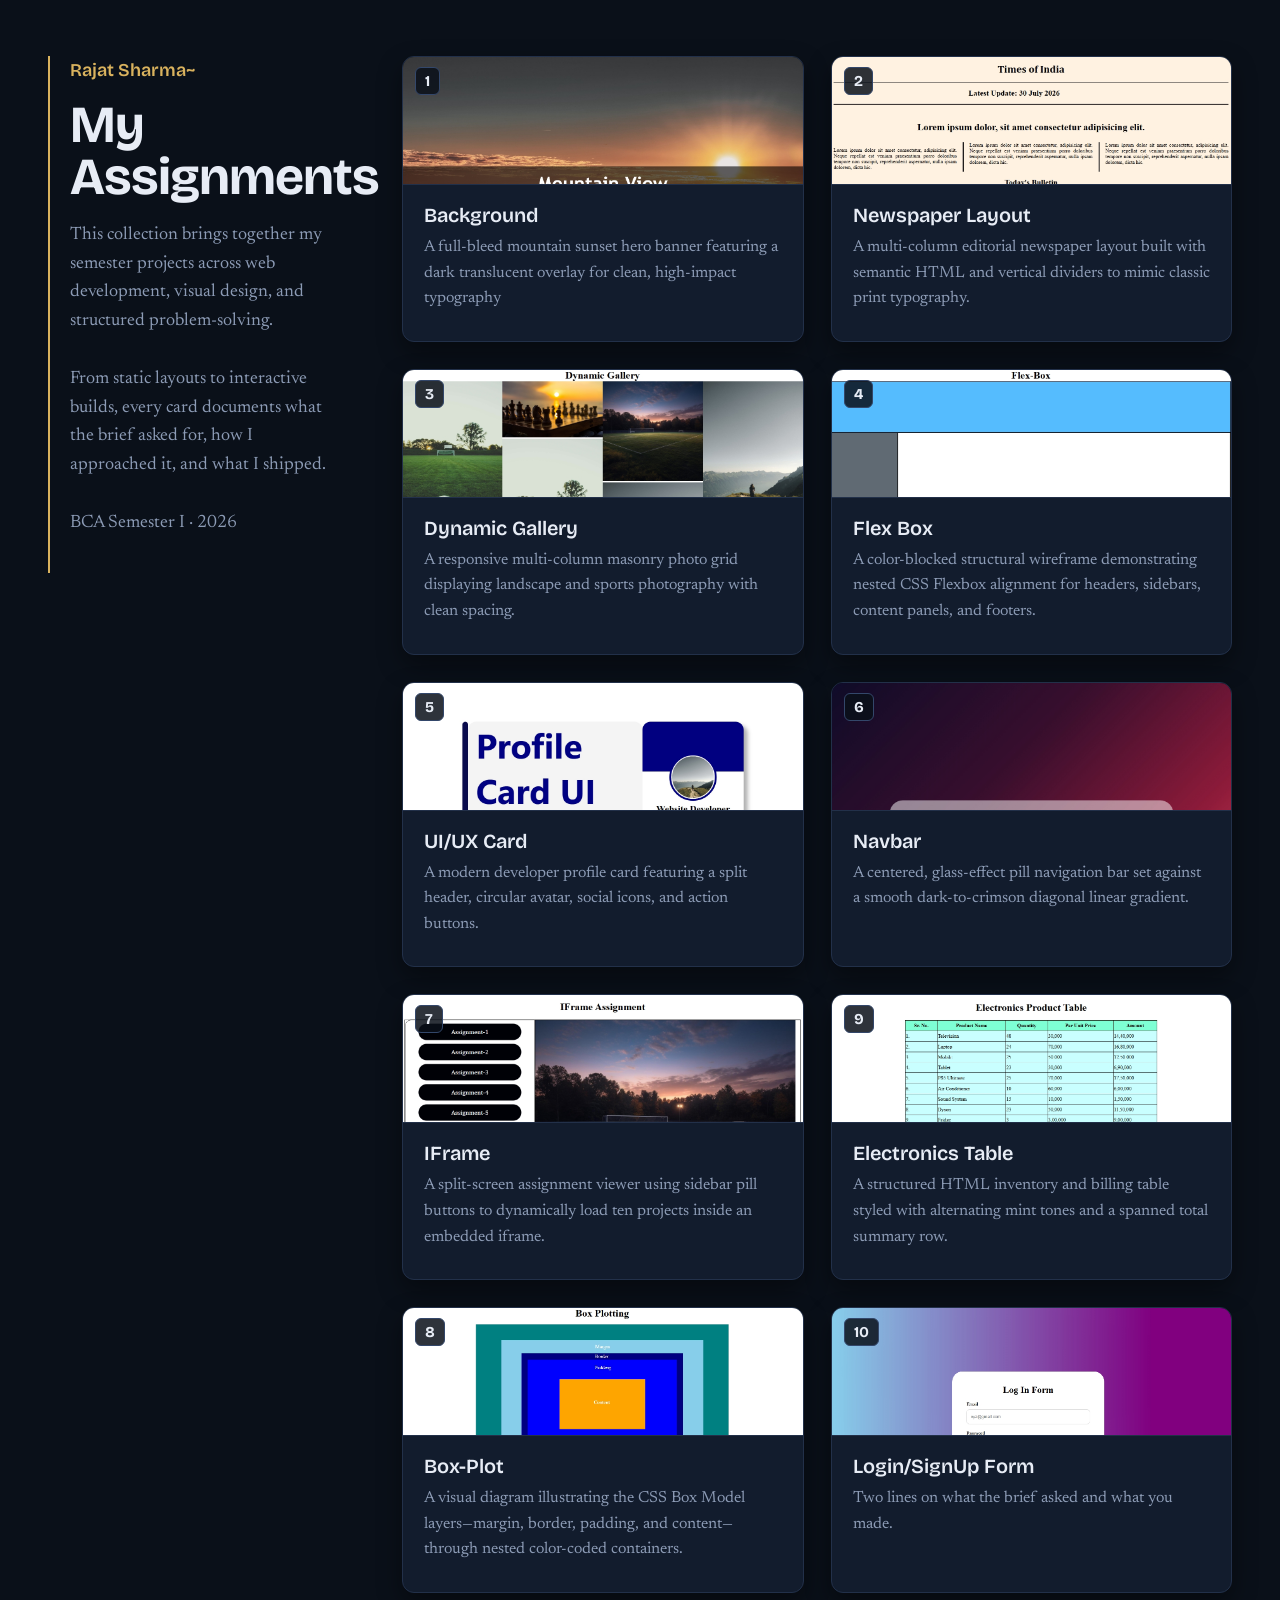
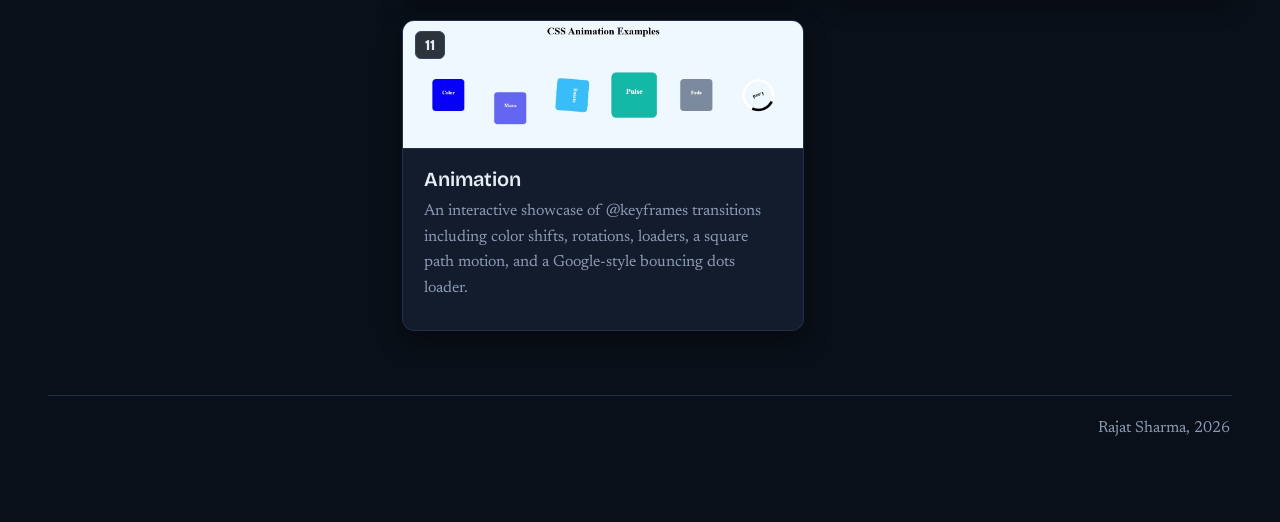
<file: index.html>
<!DOCTYPE html>
<html lang="en">
<head>
<meta charset="utf-8">
<meta name="viewport" content="width=device-width, initial-scale=1, viewport-fit=cover">
<title>My Assignments</title>
<link rel="preconnect" href="https://fonts.googleapis.com">
<link href="https://fonts.googleapis.com/css2?family=Bricolage+Grotesque:wght@500;700;800&family=Newsreader:ital,wght@0,400;0,500;1,400&display=swap" rel="stylesheet">
<link rel="stylesheet" href="style.css">
</head>
<body>
<div class="wrap">
  <aside>
    <span class="who">Rajat Sharma~</span>
    <h1>My Assignments</h1>
    <p class="intro">This collection brings together my semester projects across web development, visual design, and structured problem-solving.
    <br>
    <br>
    From static layouts to interactive builds, every card documents what the brief asked for, how I approached it, and what I shipped.
    <br>
    <br>
    BCA Semester I · 2026</p>
  </aside>

  <main class="grid">
    <a class="card" href="background-main/index.html">
        <div class="thumb">
            <img src="images/1.jpeg" alt="Screenshot of assignment 1">
            <span class="no">1</span>
        </div>
        <div class="body">
            <h2>Background</h2>
            <p>A full-bleed mountain sunset hero banner featuring a dark translucent overlay for clean, high-impact typography</p>
            <span class="more">Open the project</span>
        </div>
    </a>
    <a class="card" href="newspaper-main/index.html">
        <div class="thumb">
            <img src="images/2.jpeg" alt="Screenshot of assignment 2">
            <span class="no">2</span>
        </div>
        <div class="body">
            <h2>Newspaper Layout</h2>
            <p>A multi-column editorial newspaper layout built with semantic HTML and vertical dividers to mimic classic print typography.</p>
            <span class="more">Open the project</span>
        </div>
    </a>
    <a class="card" href="Dynamic-Gallery-main/index.html">
        <div class="thumb">
            <img src="images/3.jpeg" alt="Screenshot of assignment 3">
            <span class="no">3</span>
        </div>
        <div class="body">
            <h2>Dynamic Gallery</h2>
            <p>A responsive multi-column masonry photo grid displaying landscape and sports photography with clean spacing.</p>
            <span class="more">Open the project</span>
        </div>
    </a>
    <a class="card" href="flex-box-main/index.html">
        <div class="thumb">
            <img src="images/4.jpeg" alt="Screenshot of assignment 4">
            <span class="no">4</span>
        </div>
        <div class="body">
            <h2>Flex Box</h2>
            <p>A color-blocked structural wireframe demonstrating nested CSS Flexbox alignment for headers, sidebars, content panels, and footers.</p>
            <span class="more">Open the project</span>
        </div>
    </a>
    <a class="card" href="UI-Card-main/index.html">
        <div class="thumb">
            <img src="images/5.jpeg" alt="Screenshot of assignment 5">
            <span class="no">5</span>
        </div>
        <div class="body">
            <h2>UI/UX Card</h2>
            <p>A modern developer profile card featuring a split header, circular avatar, social icons, and action buttons.</p>
            <span class="more">Open the project</span>
        </div>
    </a>
    <a class="card" href="Navbar-main/index.html">
        <div class="thumb">
            <img src="images/6.jpeg" alt="Screenshot of assignment 6">
            <span class="no">6</span>
        </div>
        <div class="body">
            <h2>Navbar</h2>
            <p>A centered, glass-effect pill navigation bar set against a smooth dark-to-crimson diagonal linear gradient.</p>
            <span class="more">Open the project</span>
        </div>
    </a>
    <a class="card" href="IFrame-main/index.html">
        <div class="thumb">
            <img src="images/7.jpeg" alt="Screenshot of assignment 7">
            <span class="no">7</span>
        </div>
        <div class="body">
            <h2>IFrame</h2>
            <p>A split-screen assignment viewer using sidebar pill buttons to dynamically load ten projects inside an embedded iframe.</p>
            <span class="more">Open the project</span>
        </div>
    </a>
    <a class="card" href="Table-main/index.html">
        <div class="thumb">
            <img src="images/9.jpeg" alt="Screenshot of assignment 9">
            <span class="no">9</span>
        </div>
        <div class="body">
            <h2>Electronics Table</h2>
            <p>A structured HTML inventory and billing table styled with alternating mint tones and a spanned total summary row.</p>
            <span class="more">Open the project</span>
        </div>
    </a>
    <a class="card" href="Box-Plot-main/index.html">
        <div class="thumb">
            <img src="images/8.jpeg" alt="Screenshot of assignment 8">
            <span class="no">8</span>
        </div>
        <div class="body">
            <h2>Box-Plot</h2>
            <p>A visual diagram illustrating the CSS Box Model layers—margin, border, padding, and content—through nested color-coded containers.</p>
            <span class="more">Open the project</span>
        </div>
    </a>
    <a class="card" href="Login-main/index.html">
        <div class="thumb">
            <img src="images/10.jpeg" alt="Screenshot of assignment 10">
            <span class="no">10</span>
        </div>
        <div class="body">
            <h2>Login/SignUp Form</h2>
            <p>Two lines on what the brief asked and what you made.</p>
            <span class="more">Open the project</span>
        </div>
    </a>
    <a class="card" href="Animation-main/index.html">
        <div class="thumb">
            <img src="images/11.jpeg" alt="Screenshot of assignment 11">
            <span class="no">11</span>
        </div>
        <div class="body">
            <h2>Animation</h2>
            <p>An interactive showcase of @keyframes transitions including color shifts, rotations, loaders, a square path motion, and a Google-style bouncing dots loader.</p>
            <span class="more">Open the project</span>
        </div>
    </a>
  </main>

  <footer>Rajat Sharma, 2026</footer>
</div>
</body>
</html>
</file>
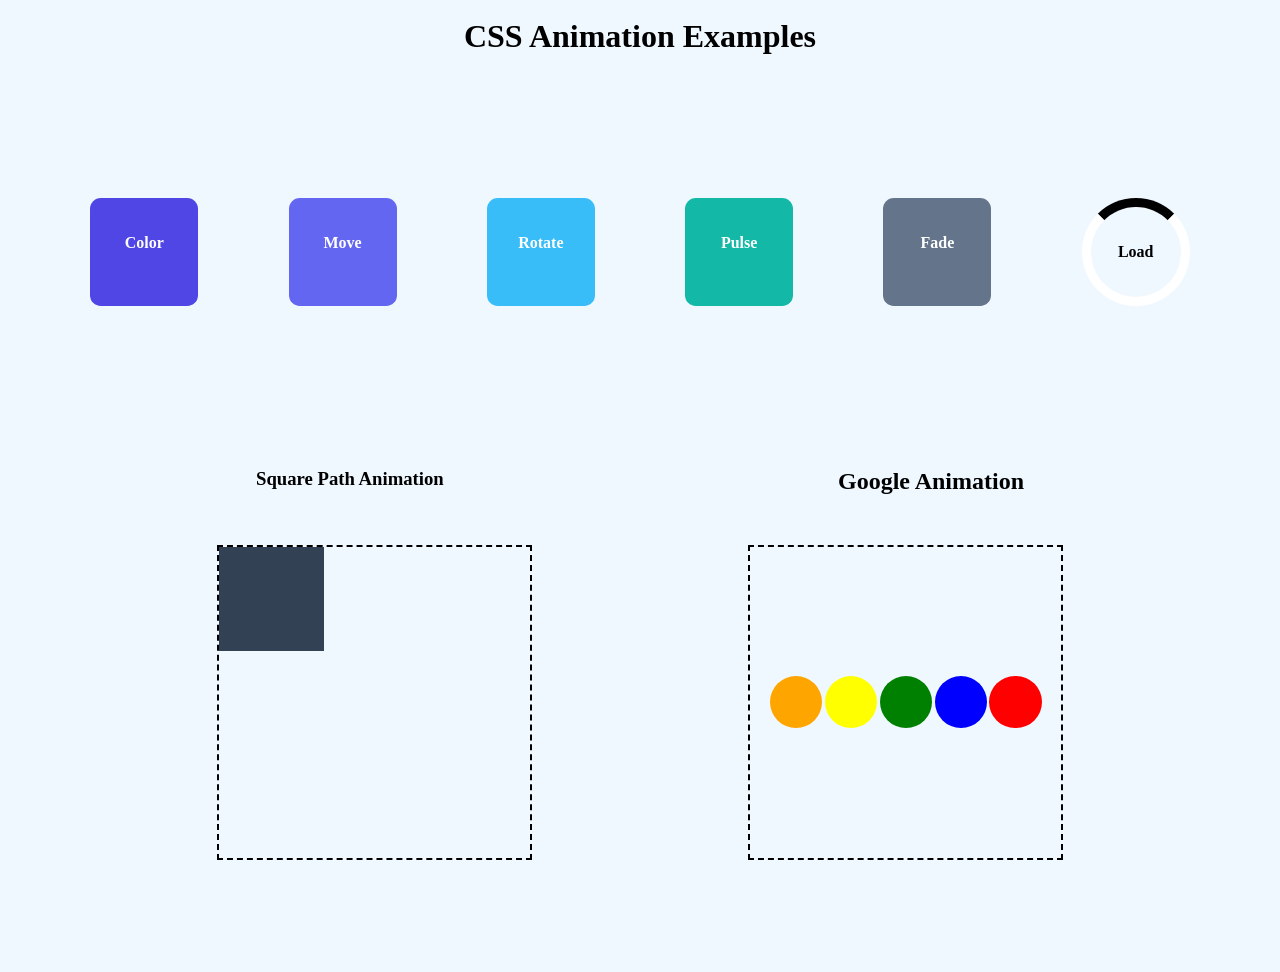
<file: Animation-main/index.html>
<!DOCTYPE html>
<html lang="en">
<head>
    <meta charset="UTF-8">
    <meta name="viewport" content="width=device-width, initial-scale=1.0">
    <title>Document</title>
    <style>
        body{
            background-color: aliceblue;
        }
        h1{
            text-align: center;
            line-height: 8vh;
        }
        .con{
            height: 100vh;
        }
        .top{
            height: 40vh;
            width: 100%;
            display: flex;
            align-items: center;
            justify-content: space-evenly;
        }
        .box1{
            height: 12vh;
            width: 12vh;
            background-color: #4F46E5;
            border-radius: 10%;
            animation-name: color;
            animation-duration: 5s;
            animation-iteration-count: infinite;
        }
        @keyframes color{
            0%{
                background-color: red;
            }
            33%{
                background-color: blue;
            }
            66%{
                background-color: green;
            }
            100%{
                background-color: orange;
            }
        }
        .box2{
            height: 12vh;
            width: 12vh;
            background-color: #6366F1;
            border-radius: 10%;
            animation-name: move;
            animation-duration: 5s;
            animation-iteration-count: infinite;
        }
        @keyframes move{
            0%{
                transform: translate(0,0);
            }
            33%{
                transform: translate(0, 5vh);
            }
            66%{
                transform: translate(0, -5vh);
            }
            100%{
                transform: translate(0,0);
            }
        }
        .box3{
            height: 12vh;
            width: 12vh;
            background-color: #38BDF8;
            border-radius: 10%;
            animation-name: rotate;
            animation-duration: 5s;
            animation-iteration-count: infinite;
        }
        @keyframes rotate{
            0%{
                transform: rotate(0deg);
            }
            25%{
                transform: rotate(90deg);
            }
            50%{
                transform: rotate(180deg);
            }
            75%{
                transform: rotate(270deg);
            }
            100%{
                transform: rotate(360deg);
            }
        }
        .box4{
            height: 12vh;
            width: 12vh;
            background-color: #14B8A6;
            border-radius: 10%;
            animation-name: pulse;
            animation-duration: 5s;
            animation-iteration-count: infinite;
        }
        @keyframes pulse{
            0%{
                transform: scale(1);
            }
            50%{
                transform: scale(1.5);
            }
            100%{
                transform: scale(1);
            }
        }
        .box5{
            height: 12vh;
            width: 12vh;
            background-color: #64748B;
            border-radius: 10%;
            animation-name: fade;
            animation-iteration-count: infinite;
            animation-duration: 3s;
        }
        @keyframes fade{
            0%{
                opacity: 1;
            }
            50%{
                opacity: .5;
            }
            100%{
                opacity: 1;
            }
        }
        .box6{
            height: 12vh;
            width: 12vh;
            border: 1vh solid white;
            border-top: 1vh solid black;
            border-radius: 50%;
            display: flex;
            align-items: center;
            justify-content: center;
            animation-name: unknown;
            animation-duration: 5s;
            animation-iteration-count: infinite;
        }
        @keyframes unknown{
            to{
                transform: rotate(360deg);
            }
        }
        h4{
            text-align: center;
            color: white;
            line-height: 10vh;
        }
        .bottom{
            height: 60vh;
            width: 100%;
            background-color: aliceblue;
            display: flex;
            align-items: center;
            justify-content: space-evenly;
        }
        .sq{
            height: 35vh;
            width: 35vh;
            border: 0.25vh dashed black;
        }
        .b{
            height: 11.66vh;
            width: 11.66vh;
            background-color: #334155;
            animation-name: moving;
            animation-duration: 5s;
            animation-iteration-count: infinite;
        }
        @keyframes moving{
            0%{
                transform: translate(0,0);
            }
            25%{
                transform: translate(23vh,0);
            }
            50%{
                transform: translate(23vh,23vh);
            }
            75%{
                transform: translate(0,23.34vh);
            }
            100%{
                transform: translate(0,0);
            }
        }
        .a{
            height: 35vh;
            width: 35vh;
            gap: 0.3vh;
            border: 0.25vh dashed black;
            display: flex;
            align-items: center;
            justify-content: center;
        }
        .google{
            height: 5.8vh;
            width: 5.8vh;
            border-radius: 50%;
            animation-name: ek;
            animation-duration: 3s;
            animation-iteration-count: infinite;
            animation-timing-function: ease-in-out;
        }
        @keyframes ek{
            0%,100%{
                transform: translate(0);
            }
            33%{
                transform: translate(0,-3.5vh);
            }
        }
        .g1{
            background-color: orange;
        }
        .g2{
            background-color: yellow;
            animation-delay: .3s;
        }
        .g3{
            background-color: green;
            animation-delay: .6s;
        }
        .g4{
            background-color: blue;
            animation-delay: .9s;
        }
        .g5{
            background-color: red;
            animation-delay: 1.2s;
        }
        h2{
            position: absolute;
            right: 20vw;
            top: 52vh;
            width: max-content;
        }
        *{
            margin: 0;
            padding: 0;
            box-sizing: border-box;
        }
        h3{
            position: absolute;
            top: 52vh;
            left: 20vw;
            width: max-content;
        }
    </style>
</head>
<body>
    <div class="con">
        <h1>CSS Animation Examples </h1>
        <div class="top">
            <div class="box1"><h4>Color</h4></div>
            <div class="box2"><h4>Move</h4></div>
            <div class="box3"><h4>Rotate</h4></div>
            <div class="box4"><h4>Pulse</h4></div>
            <div class="box5"><h4>Fade</h4></div>
            <div class="box6"><h4 style="color: black;">Load</h4></div>
        </div>
        <h3>Square Path Animation</h3>
        <div class="bottom">
            <div class="sq">
                <div class="b"></div>
            </div>
            <div class="a">
                <h2>Google Animation</h2>
                <div class="google g1"></div>
                <div class="google g2"></div>
                <div class="google g3"></div>
                <div class="google g4"></div>
                <div class="google g5"></div>
            </div>
        </div>
    </div>
</body>
</html>
</file>
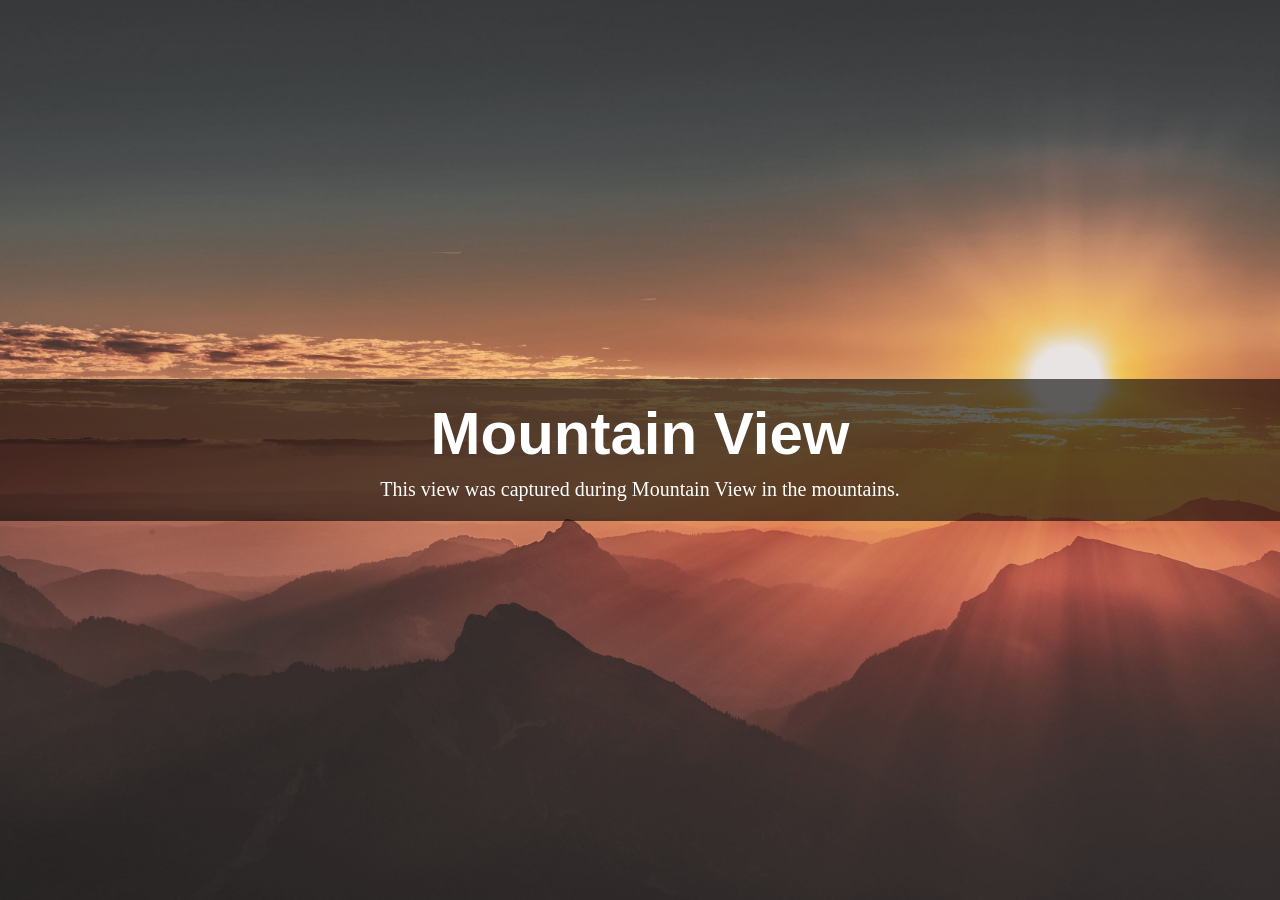
<file: background-main/index.html>
<!DOCTYPE html>
<html lang="en">
<head>
    <meta charset="UTF-8">
    <meta name="viewport" content="width=device-width, initial-scale=1.0">
    <title>Mountain View</title>
</head>
<style>
    * {
        margin: 0;
        padding: 0;
        box-sizing: border-box;
    }
    body {
        background-image: url(mountain.jpg);
        background-size: cover;
        background-position: center;
        background-repeat: no-repeat;
        min-height: 100vh; 
        display: flex;
        justify-content: center;
        align-items: center;
    }
    .box {
        background-color: rgba(0, 0, 0, 0.6);
        text-align: center;
        color: rgb(255, 255, 255);
        padding: 20px 40px; 
        width:100%;
    }
    h1 {
        font-family: 'Trebuchet MS', 'Lucida Sans Unicode', 'Lucida Grande', 'Lucida Sans', Arial, sans-serif;
        font-size: clamp(32px, 5vw, 60px); 
        margin-bottom: 10px;
    }
    p {
        font-size: clamp(16px, 2vw, 20px); 
        font-family: Georgia, 'Times New Roman', Times, serif;
    }
</style>
<body>
    <div class="box">
        <h1>Mountain View</h1>
        <p>This view was captured during Mountain View in the mountains.</p>
    </div>    
</body>
</html>
</file>
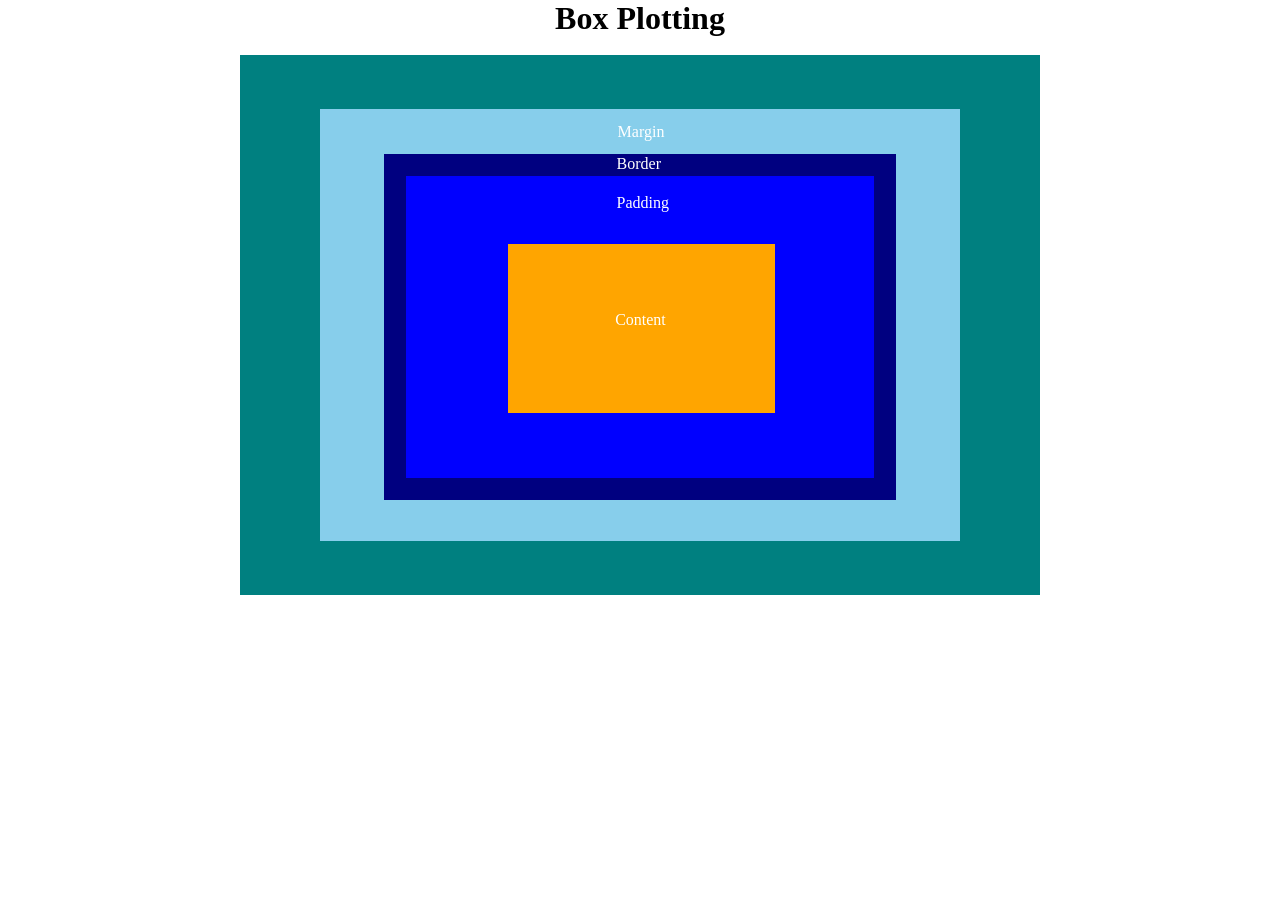
<file: Box-Plot-main/index.html>
<!DOCTYPE html>
<html lang="en">
<head>
    <meta charset="UTF-8">
    <meta name="viewport" content="width=device-width, initial-scale=1.0">
    <title>Box Plotting</title>
    <style>
        * {
            margin: 0;
            padding: 0;
            box-sizing: border-box;
        }
        body {
            min-height: 100vh;
            display: flex;
            flex-direction: column;
            align-items: center;
        }
        h1 {
            margin-bottom: 2vh;
        }
        .con {
            height: 60vh;
            width: 85vw;
            max-width: 800px;
            background-color: teal;
            display: flex;
            justify-content: center;
            align-items: center;
            position: relative;
            color: white;
        }
        .box {
            height: 80%;
            width: 80%;
            background-color: skyblue;
            position: relative;
        }
        .box1 {
            height: 80%;
            width: 80%;
            background-color: blue;
            border: 2.5vh solid navy;
            margin: 5vh 2.5vw 2.5vh 5vw;
            padding: 7.5vh 2.5vw 2.5vh 8vw;
            position: relative;
        }
        .box2 {
            height: 80%;
            width: 80%;
            background-color: orange;
            position: relative;
        }
        .margin {
            position: absolute;
            left: 46.5%;
            top: 1.5vh;
        }
        .border {
            position: absolute;
            left: 45%;
            top: -2.3vh; 
            color: white;
        }
        .padding {
            position: absolute;
            left: 45%;
            top: 2vh;
        }
        .content {
            position: absolute;
            top: 40%;
            left: 40%;
        }
    </style>
</head>
<body>
    <h1 align="center">Box Plotting</h1>
    <div class="con">
        <div class="box">
            <p class="margin">Margin</p>    
            <div class="box1">
                <p class="border">Border</p>
                <p class="padding">Padding</p>
                <div class="box2">
                    <p class="content">Content</p>
                </div>
            </div>
        </div>
    </div>
</body>
</html>
</file>
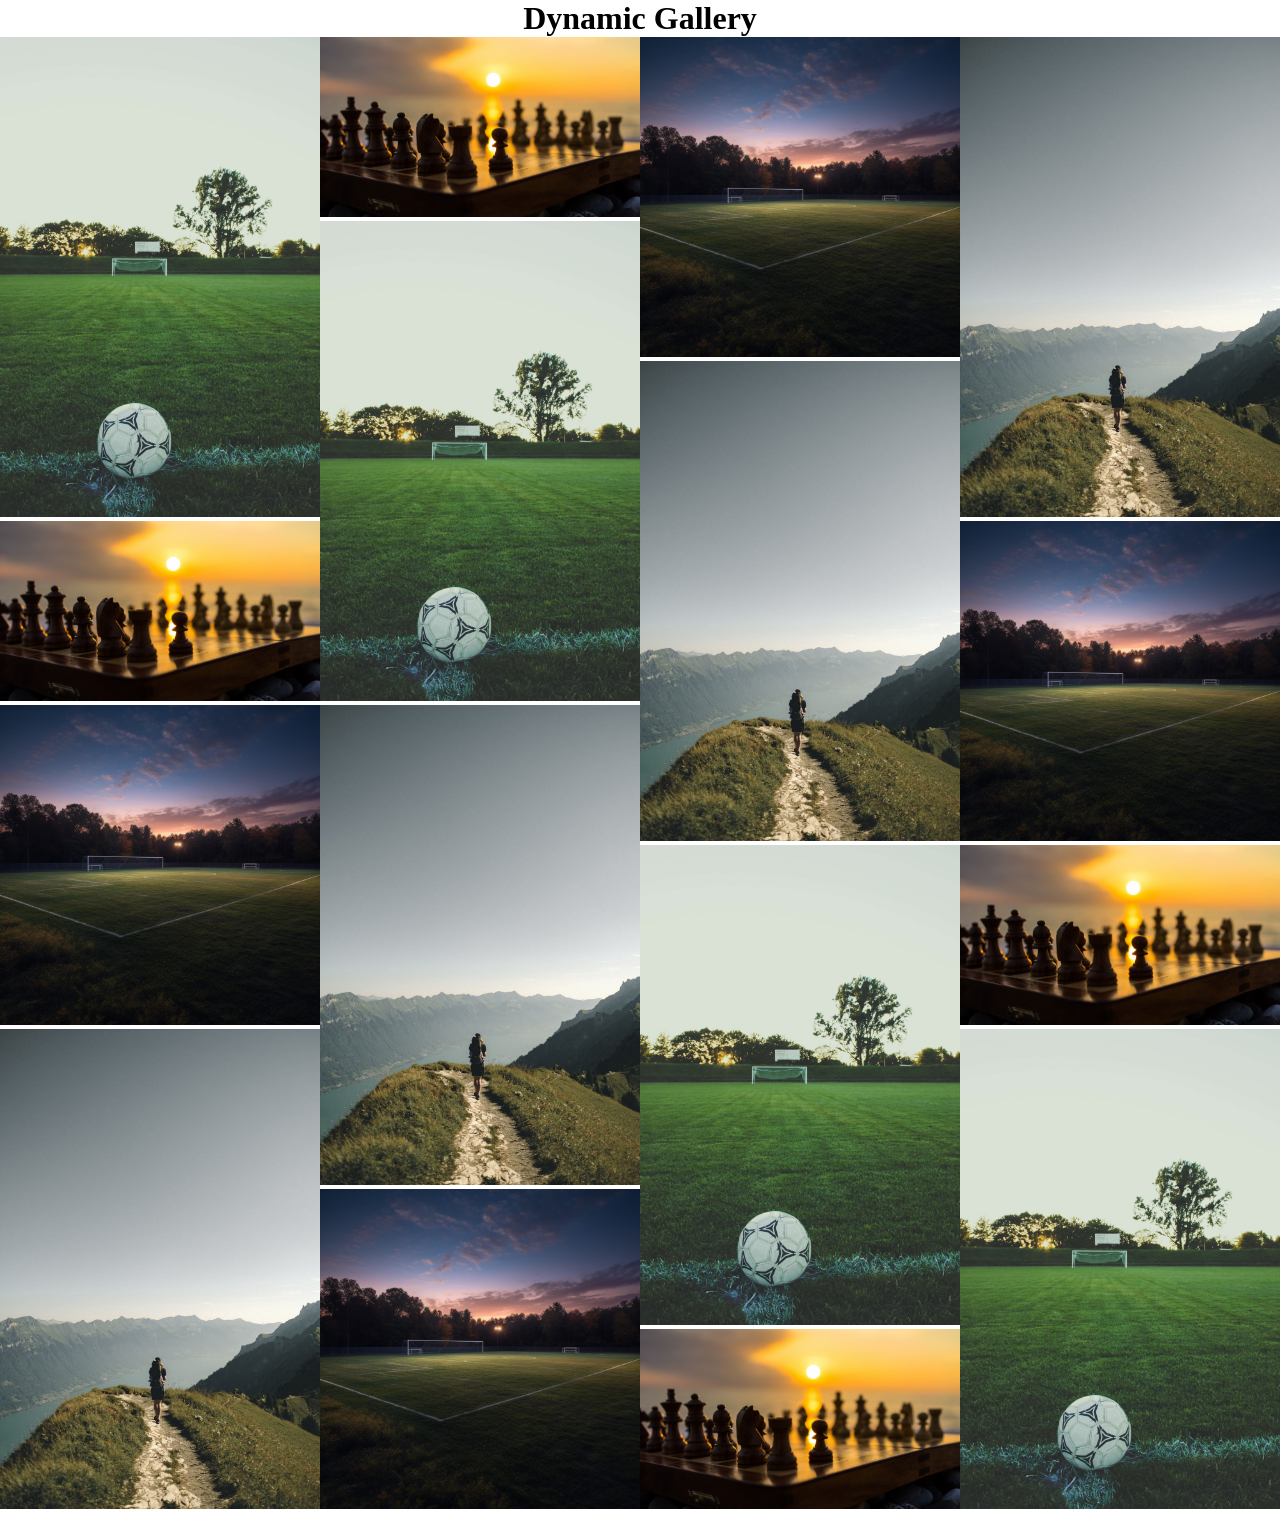
<file: Dynamic-Gallery-main/index.html>
<!DOCTYPE html>
<html lang="en">
<head>
    <meta charset="UTF-8">
    <meta name="viewport" content="width=device-width, initial-scale=1.0">
    <title>Dynamic Gallery</title>
    <style>
        *{
            margin: 0;
            padding: 0;
            box-sizing: border-box;
        }
        .con{
            /* border: 1px solid black; */
            display: flex;
        }
        .box{
            width: 25%;
            /* border: 1px solid black; */
            height: 100%;   
        }
        img{
            width: 100%;
        }
    </style>
</head>
<body>
    <h1 align="Center">Dynamic Gallery</h1>
    <div class="con">
        <div class="box">
            <img src="assests/image.jpg" alt="">
            <img src="assests/image2.jpg" alt="">
            <img src="assests/image4.jpg" alt="">
            <img src="assests/image3.jpg" alt="">
        </div>
        <div class="box">
            <img src="assests/image2.jpg" alt="">
            <img src="assests/image.jpg" alt="">
            <img src="assests/image3.jpg" alt="">
            <img src="assests/image4.jpg" alt="">
        </div>
        <div class="box">
            <img src="assests/image4.jpg" alt="">
            <img src="assests/image3.jpg" alt="">
            <img src="assests/image.jpg" alt="">
            <img src="assests/image2.jpg" alt="">
        </div>
        <div class="box">
            <img src="assests/image3.jpg" alt="">
            <img src="assests/image4.jpg" alt="">
            <img src="assests/image2.jpg" alt="">
            <img src="assests/image.jpg" alt="">
        </div>
    </div>
</body>
</html>
</file>
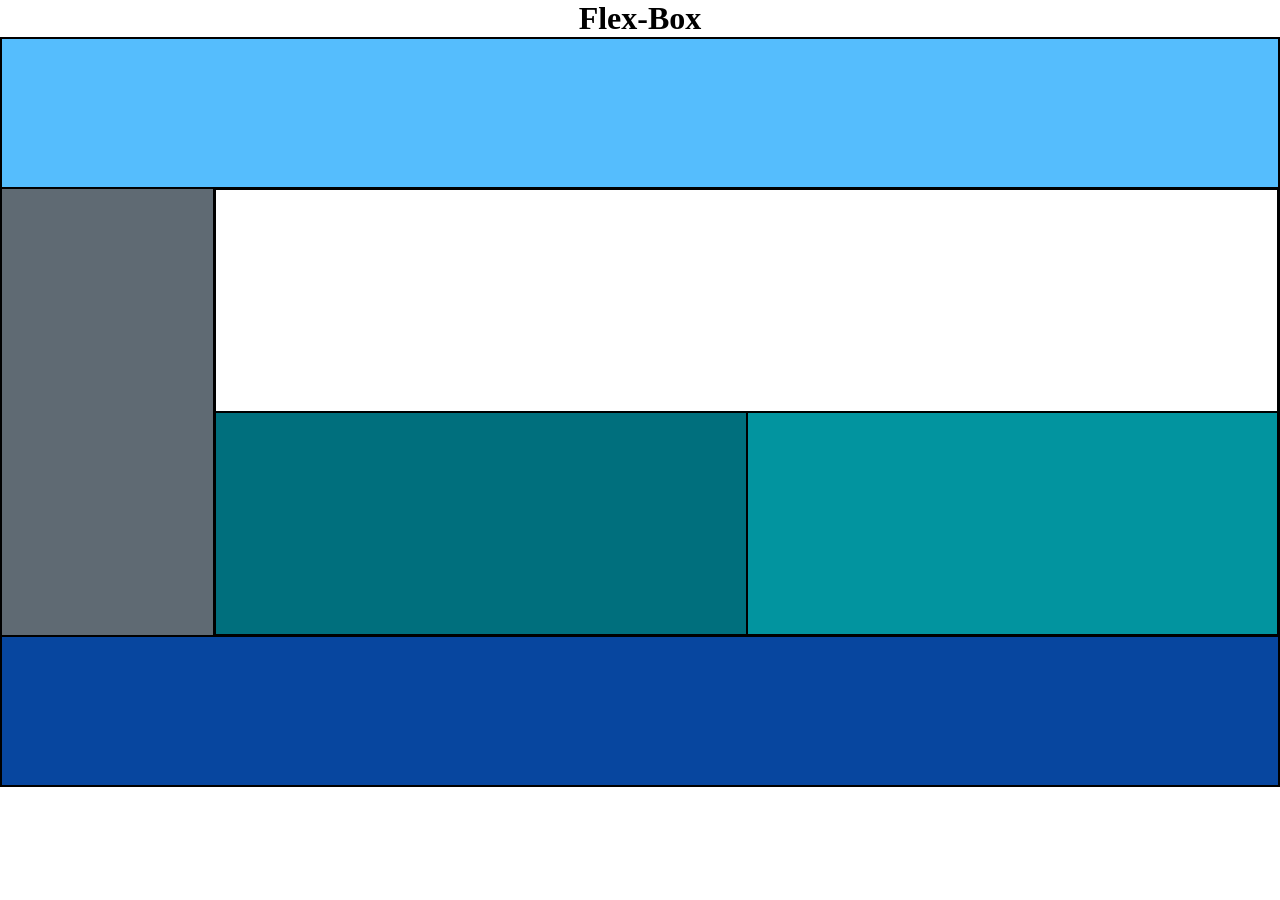
<file: flex-box-main/index.html>
<!DOCTYPE html>
<html lang="en">
<head>
    <meta charset="UTF-8">
    <meta name="viewport" content="width=device-width, initial-scale=1.0">
    <title>Flex-Box</title>
    <style>
        *{
            margin: 0;
            padding: 0;
            box-sizing: border-box;
        }
        .con{
            border: 1px solid black;
            height: 750px;
        }
        .header{
            height: 20%;
            border: 1px solid black;
            background-color:#55bdfd;
        }
            
        .center{
            height: 60%;
            background-color:rgb(221, 255, 0);
            display: flex;
        }
            
        .left{
            height: 100%;
            width: 20%;
            border: 1px solid black;
            background-color:#5f6a73;
        }
        .right{
            background-color: rgb(255, 0, 0);
            height: 100%;
            border: 1px solid black;
            width: 100%;
        }
        .top{
            height: 50%;
            background-color: #ffffff;
            border: 1px solid black;
        }
        .bottom{
            height: 50%;
            background-color: #00bcc9c7;
            display: flex;
        }
        .bottom1{
            width: 50%;
        }
        .b1{
            background: #006f7d;
            border: 1px solid black;
        }
        .b2{
            background: #02949f;
            border: 1px solid black;
        }
        .footer{
            height: 20%;
            border: 1px solid black;
            background-color:rgb(7, 70, 159);
        }
    </style>
</head>
<body>
    <h1 align="Center">Flex-Box</h1>
    <div class="con">
        <div class="header"></div>
        <div class="center">
                <div class="left"></div>
                <div class="right">
                    <div class="top"></div>
                    <div class="bottom">
                        <div class="bottom1 b1"></div>
                        <div class="bottom1 b2"></div>
                    </div>
                </div>
        </div>
        <div class="footer"></div>
    </div>
</body>
</html>
</file>
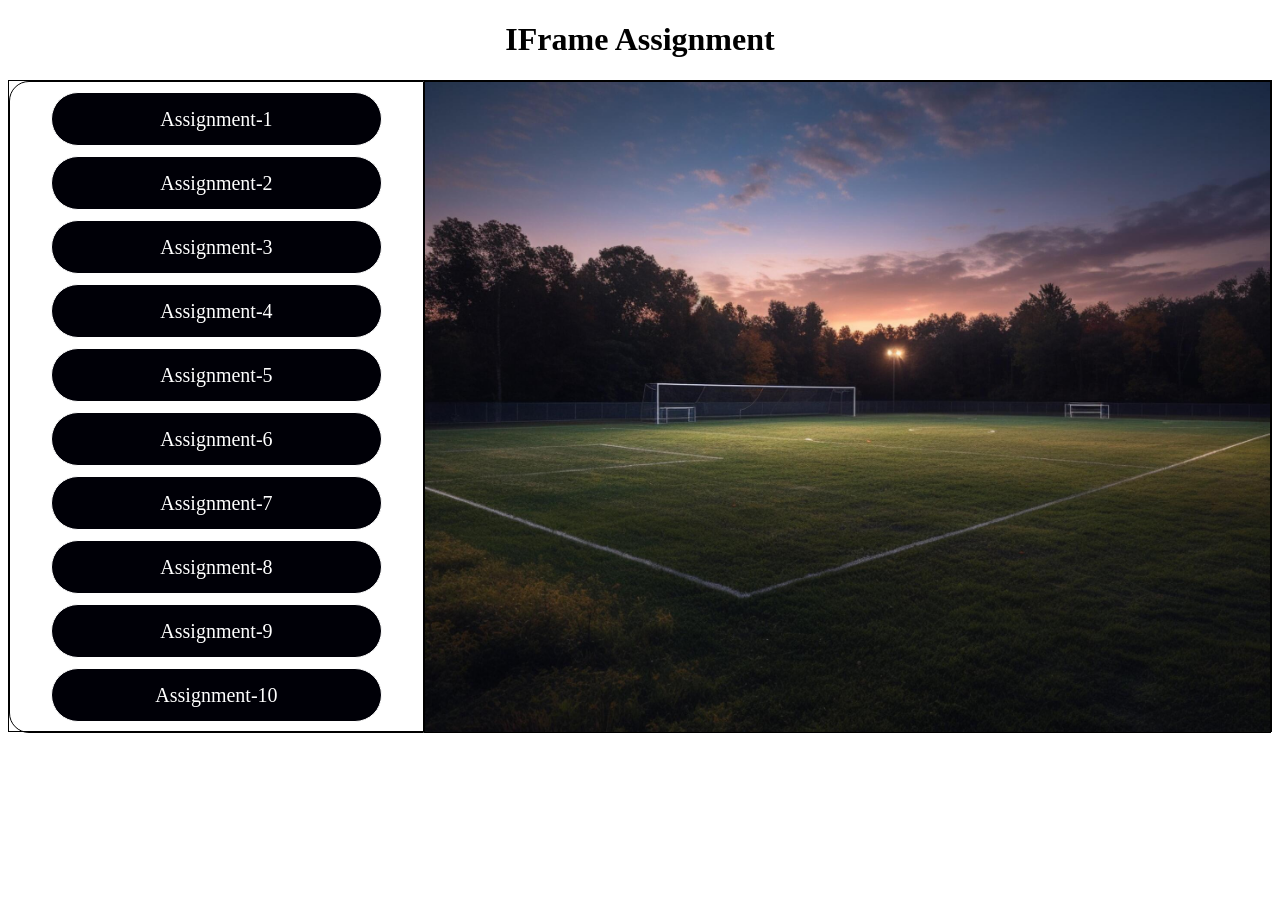
<file: IFrame-main/index.html>
<!DOCTYPE html>
<html lang="en">
<head>
    <meta charset="UTF-8">
    <meta name="viewport" content="width=device-width, initial-scale=1.0">
    <title>Document</title>
    <style>
        body{
            margin-top: 1%;
        }
        .box{
            height: 650px;
            border: 1px solid black;
            display: flex;
        }
        
        .left{
            height: 100%;
            width: 34.2%;
            display: flex;
            flex-direction: column;
            justify-content: space-evenly;
            border: 1px solid black;
            border-top-left-radius: 20px;
            border-bottom-left-radius: 20px;

        }.right{
            height: 100%;
            width: 70%;
            border: 1px solid black;
        }
        button{
            margin-left: 10%;
            height: 100%;
            width: 80%;
            background-color: rgb(0, 0, 7);
            border: 1px solid white;
            border-radius: 30px;
            text-align: center;
            line-height: 50px;
            color: white;
            font-size: 20px;
            font-family:Cambria, Cochin, Georgia, Times, 'Times New Roman', serif;
        }   
        button:hover{
            cursor: pointer;
        }
        a{
            color: white;
            font-size: 30px;
            text-decoration: none;
        }
        iframe{
            width: 100%;
            height: 100%;
            border: none;
        }
    </style>
</head>
<body>
    <h1 align="center">IFrame Assignment</h1>
    <div class="box">

        <div class="left">
            <a href="assests/1-background/index.html" target="contentframe"><button>Assignment-1</button></a>
            <a href="assests/2-newspaper/index.html" target="contentframe"><button>Assignment-2</button></a>
            <a href="assests/3-flex-box/index.html" target="contentframe"><button>Assignment-3</button></a>
            <a href="assests/4-dynamic-gallery/index.html" target="contentframe"><button>Assignment-4</button></a>
            <a href="assests/5-ui-card/index.html" target="contentframe"><button>Assignment-5</button></a>
            <a href="assests/6-anchor/index.html" target="contentframe"><button>Assignment-6</button></a>
            <a href="index.html" target="contentframe"><button>Assignment-7</button></a>
            <a href="assests/8-table/index.html" target="contentframe"><button>Assignment-8</button></a>
            <a href="assests/9-box-plot/index.html" target="contentframe"><button>Assignment-9</button></a>
            <a href="assests/10-login/index.html" target="contentframe"><button>Assignment-10</button></a>
        </div>
        <div class="right">
            <iframe srcdoc="<style>body{margin:0;height:100vh;}img{width:100%;height:100%;object-fit:cover;}</style><img src='image4.jpg'>" frameborder="0" height="100%" width="100%" name="contentframe">Rajat</iframe>
        </div>      
    </div>
    
</body>
</html>
</file>
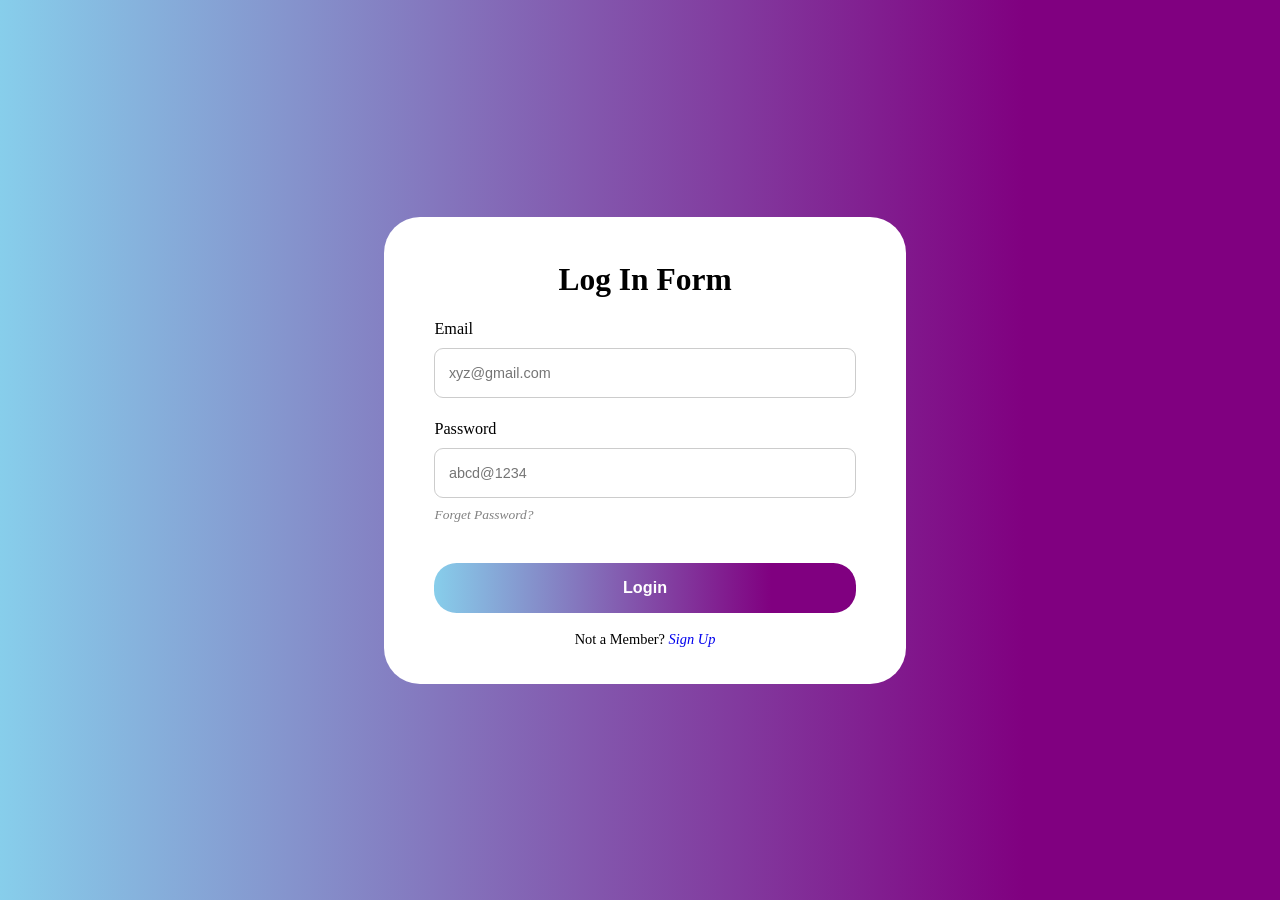
<file: Login-main/index.html>
<!DOCTYPE html>
<html lang="en">
<head>
    <meta charset="UTF-8">
    <meta name="viewport" content="width=device-width, initial-scale=1.0">
    <link rel="stylesheet" href="style.css">
    <title>Document</title>
    <style>
        form {
            height: auto;
            width: 58vh;
            background-color: white;
            border-radius: 4vh;
            padding: 4vh 3vh;
        }
        h1 {
            text-align: center;
            font-size: 3.5vh;
            margin-top: 1vh;
            margin-bottom: 2vh;
        }
        .email, .password, .login {
            width: 90%;
            margin: auto;
            margin-top: 2.5vh;
            font-size: 1.8vh;
        }
        input {
            height: 5.5vh;
            width: 100%;
            margin-top: 1vh;
            font-size: 1.6vh;
            padding: 0 1.5vh;
            border: 1px solid #ccc;
            border-radius: 1vh;
        }
        p {
            margin-top: 1vh;
        }
        #login {
            background: linear-gradient(90deg, skyblue, purple 80%);
            border-radius: 2.5vh;
            border: none;
            color: white;
            font-size: 1.8vh;
            font-weight: bold;
            cursor: pointer;
            margin-top: 2vh;
            height: 5.5vh;
        }
        .password > p {
            color: grey;
            font-style: italic;
            font-size: 1.5vh;
        }
        .login > p {
            text-align: center;
            margin-top: 2vh;
            font-size: 1.6vh;
        }
        a {
            text-decoration: none;
            font-style: italic;
        }
        #login:hover {
            cursor: pointer;
        }
    </style>
</head>
<body>
    <div class="con">
        <form action="">
            <h1>Log In Form</h1>
            <div class="email">
                <label for="">Email</label>
                <br>
                <input type="email" placeholder="xyz@gmail.com">
            </div>
            <div class="password">
                <label for="">Password</label>
                <br>
                <input type="password" placeholder="abcd@1234">
                <p>Forget Password?</p>
            </div>
            <div class="login">
                <input type="button" value="Login" id="login">
                <p>Not a Member? <a href="signup.html">Sign Up</a></p>
            </div>
        </form>
    </div>
</body>
</html>
</file>
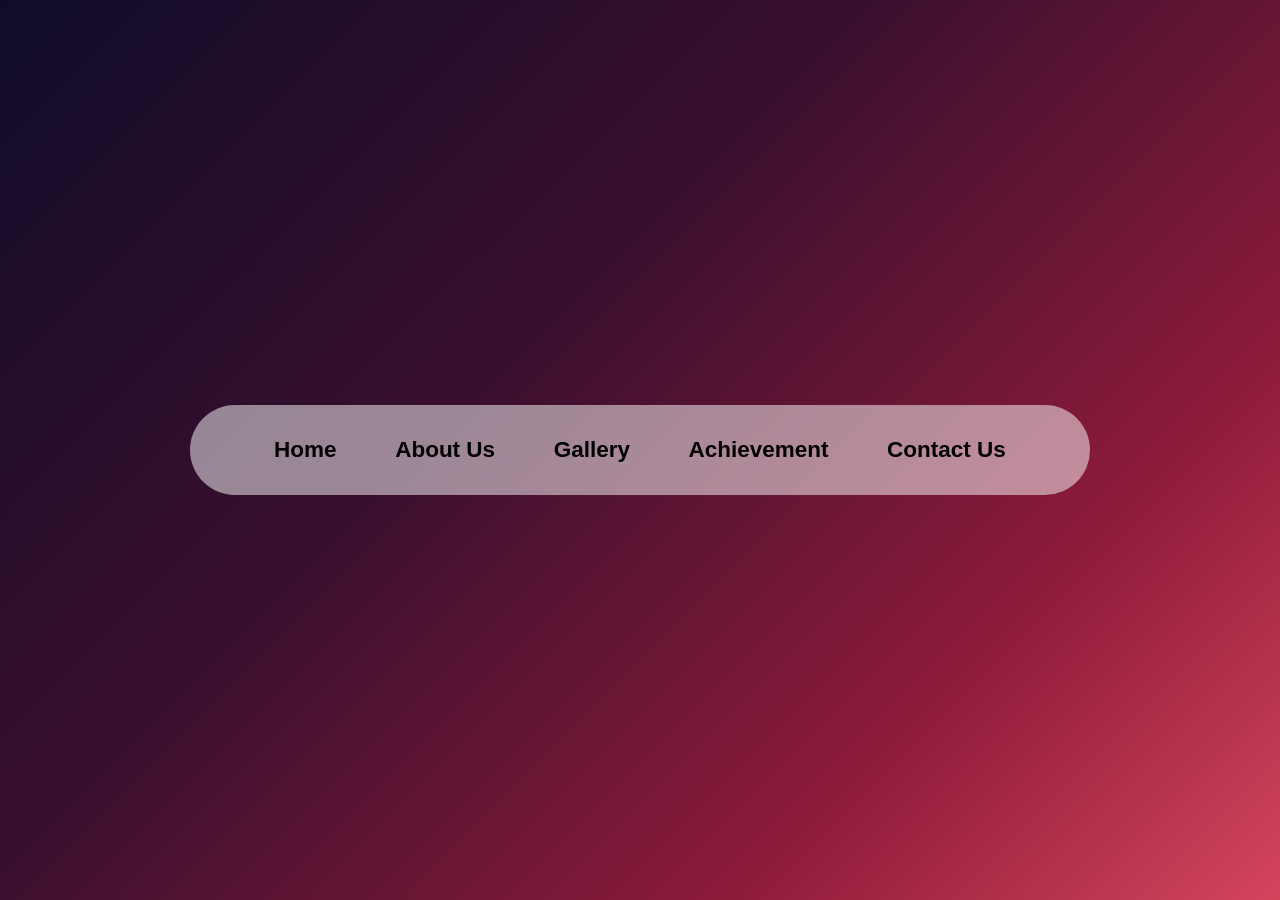
<file: Navbar-main/index.html>
<!DOCTYPE html>
<html lang="en">
<head>
    <meta charset="UTF-8">
    <meta name="viewport" content="width=device-width, initial-scale=1.0">
    <title>Document</title>
    <style>
        * {
            margin: 0;
            padding: 0;
            box-sizing: border-box;
        }
        .box {
            height: 100vh;
            background: linear-gradient(135deg, #0f0c29 0%, #3a0f2e 40%, #8e1b3a 75%, #d4455c 100%);
            display: flex;
            justify-content: center;
            align-items: center;
        }
        .nav {
            height: 10vh;
            width: 80vw;
            max-width: 900px;
            border-radius: 5vh;
            background: rgba(255, 255, 255, 0.5);
            position: absolute;
            display: flex;
            align-items: center;
            justify-content: space-evenly;
            padding: 0 2vw;
        }
        h1 {
            font-size: clamp(14px, 2.5vh, 25px);
            font-family: 'Trebuchet MS', 'Lucida Sans Unicode', 'Lucida Grande', 'Lucida Sans', Arial, sans-serif;
        }
        a {
            color: rgb(0, 0, 0);
            text-decoration: none;
            display: inline-block;
        }
        a:hover {
            transform: scale(1.2);
            transition: transform 0.2s ease;
        }
    </style>
</head>
<body>
    <div class="box">
        <div class="nav">
            <a href="index.html"><h1>Home</h1></a>
            <a href="aboutus.html"><h1>About Us</h1></a>
            <a href="gallery.html"><h1>Gallery</h1></a>
            <a href="achievement.html"><h1>Achievement</h1></a>
            <a href="contactus.html"><h1>Contact Us</h1></a>
        </div>
    </div>
</body>
</html>
</file>
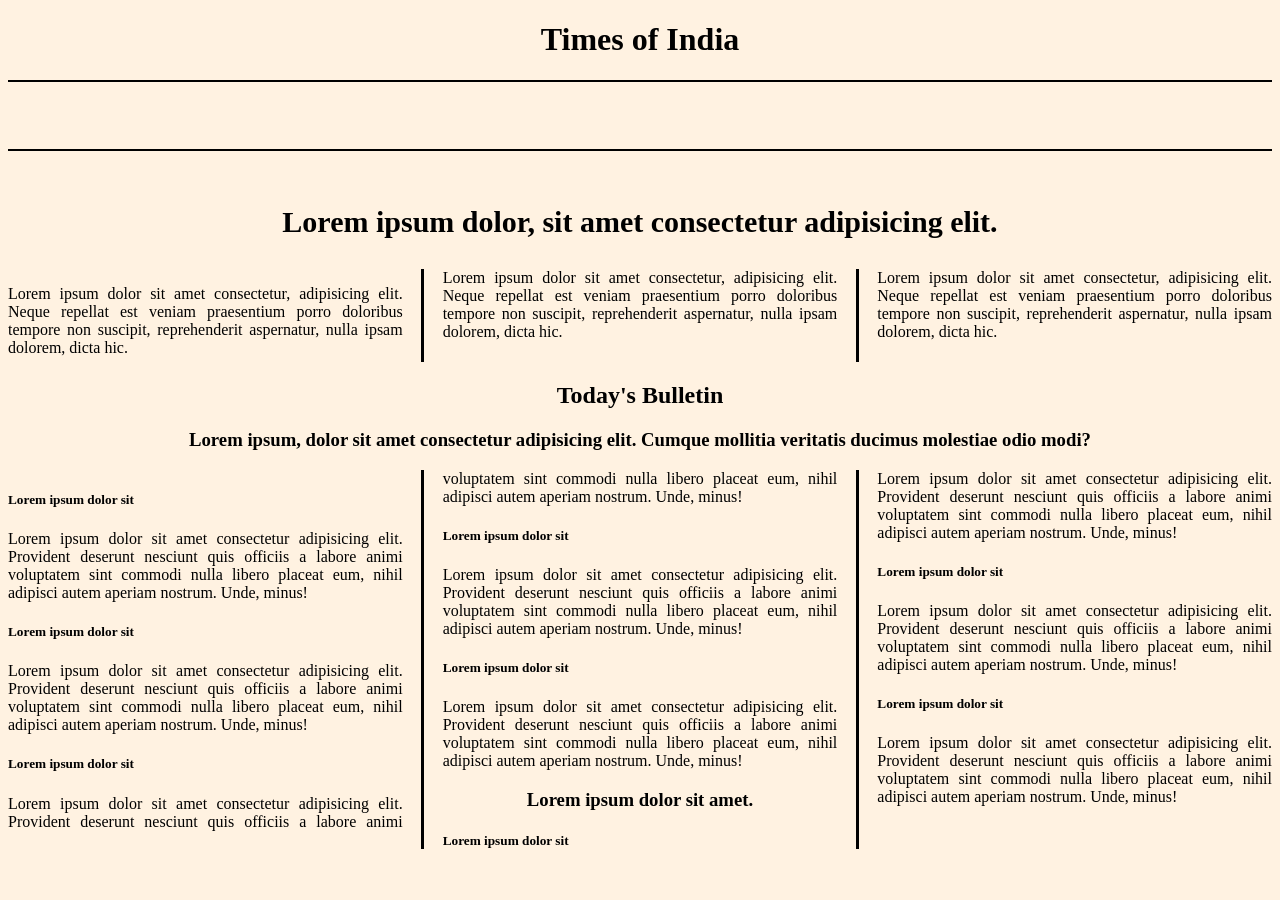
<file: newspaper-main/index.html>
<!DOCTYPE html>
    <html lang="en">
    <head>
        <meta charset="UTF-8">
        <meta name="viewport" content="width=device-width, initial-scale=1.0">
        <title>Newspaper</title>
        <style>
            *{
                background-color: rgb(255, 242, 225);
                text-align: justify;
            }
            h1{
                text-align: center;
                font-family:Cambria, Cochin, Georgia, Times, 'Times New Roman', serif;
            }
            marquee{
                border-top: 2px solid black;
                border-bottom: 2px solid black;
                margin-bottom: 20px;
            }
            h2{ 
                text-align: center;
            }
            h3{ 
                text-align: center;
            }
            .head{
                text-align: center;
                font-size: 30px;
            }
            .three,.b{
                column-count: 3;
                column-gap: 40px;
                column-rule: 3px solid black;
            }
        </style>
    </head>
    <body>
        <h1>Times of India</h1>
        <marquee behavior="" direction="" scrollamount="25"><h2>Latest Update: 30 July 2026</h2></marquee>
        <h3 class="head">Lorem ipsum dolor, sit amet consectetur adipisicing elit.</h2>
        <div class="three">
            <p>Lorem ipsum dolor sit amet consectetur, adipisicing elit. Neque repellat est veniam praesentium porro doloribus tempore non suscipit, reprehenderit aspernatur, nulla ipsam dolorem, dicta hic.</p>
            <p>Lorem ipsum dolor sit amet consectetur, adipisicing elit. Neque repellat est veniam praesentium porro doloribus tempore non suscipit, reprehenderit aspernatur, nulla ipsam dolorem, dicta hic.</p>
            <p>Lorem ipsum dolor sit amet consectetur, adipisicing elit. Neque repellat est veniam praesentium porro doloribus tempore non suscipit, reprehenderit aspernatur, nulla ipsam dolorem, dicta hic.</p>
    </div>
    
    <h2>Today's Bulletin</h2>
    <h3>Lorem ipsum, dolor sit amet consectetur adipisicing elit. Cumque mollitia veritatis ducimus molestiae odio modi?</h3>
    <div class="b">
        <p><h5>Lorem ipsum dolor sit</h5>Lorem ipsum dolor sit amet consectetur adipisicing elit. Provident deserunt nesciunt quis officiis a labore animi voluptatem sint commodi nulla libero placeat eum, nihil adipisci autem aperiam nostrum. Unde, minus!</p>
        <p><h5>Lorem ipsum dolor sit</h5>Lorem ipsum dolor sit amet consectetur adipisicing elit. Provident deserunt nesciunt quis officiis a labore animi voluptatem sint commodi nulla libero placeat eum, nihil adipisci autem aperiam nostrum. Unde, minus!</p>
        <p><h5>Lorem ipsum dolor sit</h5>Lorem ipsum dolor sit amet consectetur adipisicing elit. Provident deserunt nesciunt quis officiis a labore animi voluptatem sint commodi nulla libero placeat eum, nihil adipisci autem aperiam nostrum. Unde, minus!</p>
        <p><h5>Lorem ipsum dolor sit</h5>Lorem ipsum dolor sit amet consectetur adipisicing elit. Provident deserunt nesciunt quis officiis a labore animi voluptatem sint commodi nulla libero placeat eum, nihil adipisci autem aperiam nostrum. Unde, minus!</p>
        <p><h5>Lorem ipsum dolor sit</h5>Lorem ipsum dolor sit amet consectetur adipisicing elit. Provident deserunt nesciunt quis officiis a labore animi voluptatem sint commodi nulla libero placeat eum, nihil adipisci autem aperiam nostrum. Unde, minus!</p>
        <h3>Lorem ipsum dolor sit amet.</h3>
        <p><h5>Lorem ipsum dolor sit</h5>Lorem ipsum dolor sit amet consectetur adipisicing elit. Provident deserunt nesciunt quis officiis a labore animi voluptatem sint commodi nulla libero placeat eum, nihil adipisci autem aperiam nostrum. Unde, minus!</p>
        <p><h5>Lorem ipsum dolor sit</h5>Lorem ipsum dolor sit amet consectetur adipisicing elit. Provident deserunt nesciunt quis officiis a labore animi voluptatem sint commodi nulla libero placeat eum, nihil adipisci autem aperiam nostrum. Unde, minus!</p>
        <p><h5>Lorem ipsum dolor sit</h5>Lorem ipsum dolor sit amet consectetur adipisicing elit. Provident deserunt nesciunt quis officiis a labore animi voluptatem sint commodi nulla libero placeat eum, nihil adipisci autem aperiam nostrum. Unde, minus!</p>
    
    </div>
    </body>
    </html>
</file>
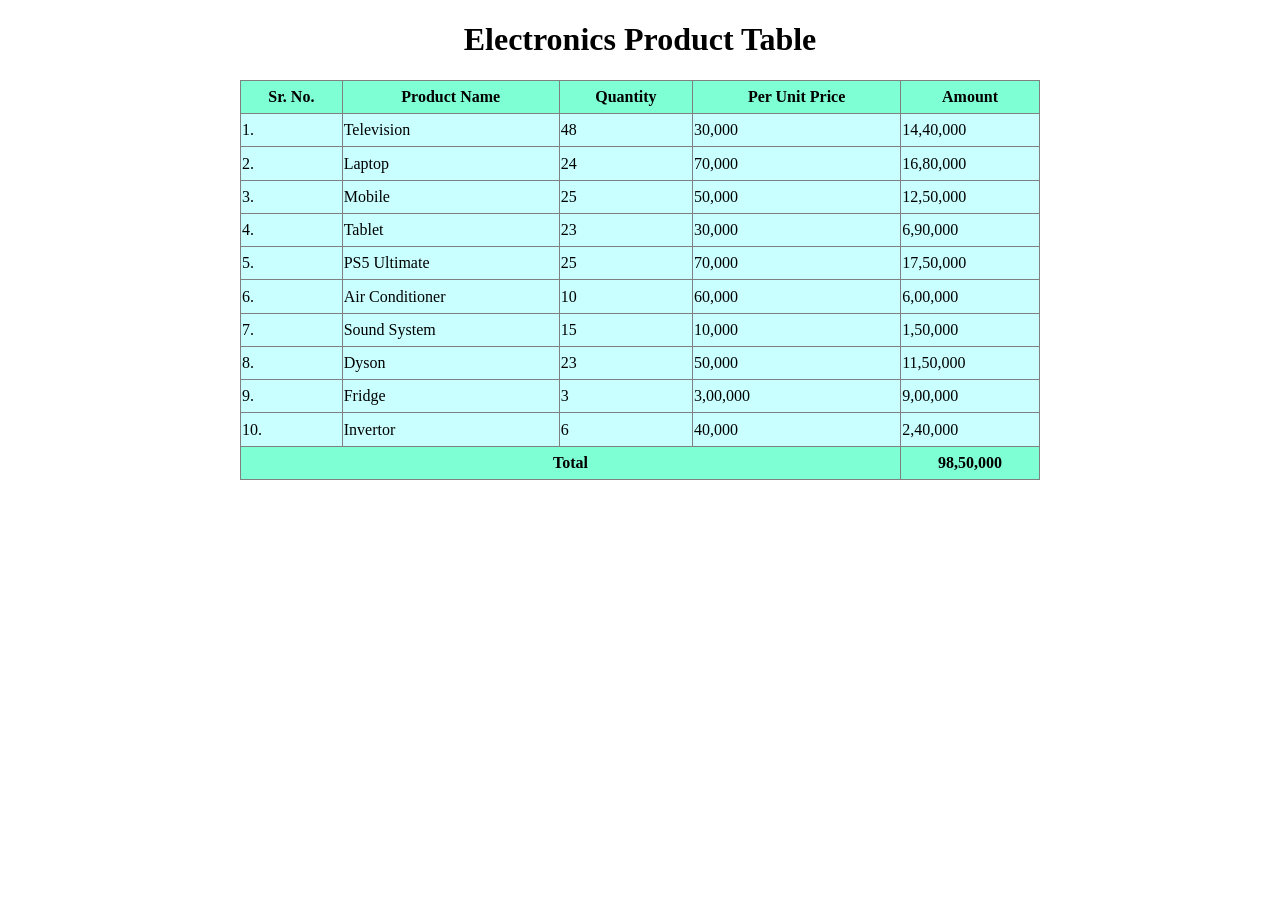
<file: Table-main/index.html>
<!DOCTYPE html>
<html lang="en">
<head>
    <meta charset="UTF-8">
    <meta name="viewport" content="width=device-width, initial-scale=1.0">
    <title>Document</title>
    <style>
        .table{
            display: flex;
            align-items: center;
            justify-content: center;
        }
    table{
        border-collapse: collapse;
        margin: auto;
        height: 400px;
        width: 800px;
    }
    tr:hover{
        transform: scale(1.01);
        background-color:rgb(80, 207, 216) ;
    }
    th{
        background-color:aquamarine;
    }
    tr{
        background-color: rgb(202, 255, 255);
    }
    </style>
</head>
<body>
    <h1 align="center">Electronics Product Table</h1>
    <div class="table">
    
    <table border="1px">
        <tr>
            <th>Sr. No.</th>
            <th>Product Name</th>
            <th>Quantity</th>
            <th>Per Unit Price</th>
            <th>Amount</th>
        </tr>
        <tr class="">
            <td>1.</td>
            <td>Television</td>
            <td>48</td>
            <td>30,000</td>
            <td>14,40,000</td>
        </tr>
        <tr>
            <td>2.</td>
            <td>Laptop</td>
            <td>24</td>
            <td>70,000</td>
            <td>16,80,000</td>
        </tr>
    
    <tr>
        <td>3.</td>
        <td>Mobile</td>
        <td>25</td>
        <td>50,000</td>
        <td>12,50,000</td>
    </tr>
    <tr>
        <td>4.</td>
        <td>Tablet</td>
        <td>23</td>
        <td>30,000</td>
        <td>6,90,000</td>
    </tr>
    <tr>
        <td>5.</td>
        <td>PS5 Ultimate</td>
        <td>25</td>
        <td>70,000</td>
        <td>17,50,000</td>
    </tr>
    <tr>
        <td>6.</td>
        <td>Air Conditioner</td>
        <td>10</td>
        <td>60,000</td>
        <td>6,00,000</td>
    </tr>
    <tr>
        <td>7.</td>
        <td>Sound System</td>
        <td>15</td>
        <td>10,000</td>
        <td>1,50,000</td>
    </tr>
    <tr>    
        <td>8.</td>
        <td>Dyson</td>
        <td>23</td>
        <td>50,000</td>
        <td>11,50,000</td>
    </tr>
    <tr>
        <td>9.</td>
        <td>Fridge</td>
        <td>3</td>
        <td>3,00,000</td>
        <td>9,00,000</td>
    </tr>
    <tr>
        <td>10.</td>
        <td>Invertor</td>
        <td>6</td>
        <td>40,000</td>
        <td>2,40,000</td>
    </tr>
    <tr>
        <th colspan="4">Total</th>
        <th>98,50,000</th>
    </tr>
</table> 
</div>
</body>
</html>
</file>
<file: style.css>
/* ---------- Colours and fonts ---------- */
:root {
  --background: #0a1019;
  --sidebar-bg: #0f1724;
  --card-bg: #121c2d;
  --border: #223049;
  --border-light: #33476a;
  --text-main: #e7ecf5;
  --text-muted: #8c9bb5;
  --blue: #5b8def;
  --gold: #d9b25e;

  --heading-font: "Bricolage Grotesque", "Trebuchet MS", sans-serif;
  --body-font: "Newsreader", Georgia, serif;
}

/* ---------- Basics ---------- */
* {
  box-sizing: border-box;
}

body {
  margin: 0;
  background: var(--background);
  color: var(--text-main);
  font-family: var(--body-font);
  font-size: 18px;
  line-height: 1.6;
}

/* ---------- Page layout ----------*/
.wrap {
  display: grid;
  grid-template-columns: 290px 1fr;
  gap: 64px;
  max-width: 1240px;
  margin: 0 auto;
  padding: 56px 28px 80px;
}

/* ---------- Left side ---------- */
aside {
  position: sticky;
  top: 40px;
  align-self: start;
  padding-left: 20px;
  border-left: 2px solid var(--gold);
}

.who {
  display: block;
  margin-bottom: 14px;
  color: var(--gold);
  font-family: var(--heading-font);
  font-weight: 600;
}

h1 {
  margin: 0 0 18px;
  font-family: var(--heading-font);
  font-size: 52px;
  line-height: 1;
  letter-spacing: -1px;
}

.intro {
  max-width: 30ch;
  margin: 0 0 35px;
  color: var(--text-muted);
}

/* ---------- Right side ---------- */
.grid {
  display: grid;
  grid-template-columns: repeat(auto-fill, minmax(270px, 1fr));
  gap: 27px;
  align-content: start;
}

.card {
  display: flex;
  flex-direction: column;
  overflow: hidden;
  background: var(--card-bg);
  border: 1px solid var(--border);
  border-radius: 12px;
  box-shadow: 0 10px 24px rgba(0, 0, 0, 0.4);
  color: inherit;
  text-decoration: none;
  transition: 0.25s;
}

/* Hover */
.card:hover,
.card:focus-visible {
  transform: translateY(-6px);
  border-color: var(--blue);
  box-shadow: 0 22px 44px rgba(0, 0, 0, 0.6);
  outline: none;
}

/* ---------- Top picture of each card ---------- */
.thumb {
  position: relative;
  aspect-ratio: 16 / 10; 
  height: 128px;
  overflow: hidden;
  background: #0d1626;
  border-bottom: 1px solid var(--border);
}
.thumb img {
  display: block;
  width: 100%;
  height: 100%;
  object-fit: cover;
  object-position: top center;
}
.card:hover .thumb img {
  transform: scale(1.06);
}
/* Assignment number */
.no {
  position: absolute;
  left: 12px;
  top: 10px;
  z-index: 2;
  padding: 1px 9px;
  background: rgba(10, 16, 25, 0.85);
  border: 1px solid var(--border-light);
  border-radius: 6px;
  font-family: var(--heading-font);
  font-size: 15px;
  font-weight: 700;
}

/* ---------- Text part ---------- */
.body {
  display: flex;
  flex-direction: column;
  flex: 1;
  gap: 8px;
  padding: 18px 21px 21px;
}

h2 {
  margin: 0;
  font-family: var(--heading-font);
  font-size: 20px;
  font-weight: 600;
  line-height: 1.2;
}

.body p {
  margin: 0;
  color: var(--text-muted);
  font-size: 16px;
}

/* Hidden until you hover over the card */
.more {
  max-height: 0;
  overflow: hidden;
  opacity: 0;
  color: var(--blue);
  font-family: var(--heading-font);
  font-size: 15px;
  font-weight: 600;
  transition: 0.3s;
}

.card:hover .more,
.card:focus-visible .more {
  max-height: 48px;
  opacity: 1;
}

/* Category label at the bottom, with a small coloured dot */
.tag {
  display: flex;
  align-items: center;
  gap: 8px;
  margin-top: auto;
  padding-top: 11px;
  color: var(--text-muted);
  font-family: var(--heading-font);
  font-size: 14px;
  font-weight: 600;
}

.tag i {
  width: 9px;
  height: 9px;
  background: var(--gold);
  border-radius: 50%;
}

[data-t="code"] .tag i {
  background: var(--blue);
}

[data-t="code"] .tag i {
  background: var(--text-muted);
}

/* ---------- Footer ---------- */
footer {
  grid-column: 1 / -1;
  display: flex;
  justify-content: space-between;
  flex-wrap: wrap;
  gap: 8px;
  padding-top: 20px;
  border-top: 1px solid var(--border);
  color: var(--text-muted);
  font-size: 16px;
  padding-left: 1050px;
}
/* ---------- Media query ----------*/
@media (max-width: 860px) {
  .wrap {
    grid-template-columns: 1fr;
    gap: 35px;
    padding: 32px 19px 64px;
  }

  aside {
    position: static;
  }
}
</file>
<file: Login-main/style.css>
* {
            margin: 0;
            padding: 0;
            box-sizing: border-box;
        }
       body {
           margin: 0;
           min-height: 100vh;
           display: flex;
           justify-content: center; 
           align-items: center;     
        }
        .con {
            min-height: 100vh;
            width: 100vw;
            background: linear-gradient(90deg, skyblue, purple 80%);
            display: flex;
            align-items: center;
            padding-left: 30vw;

        }
</file>
